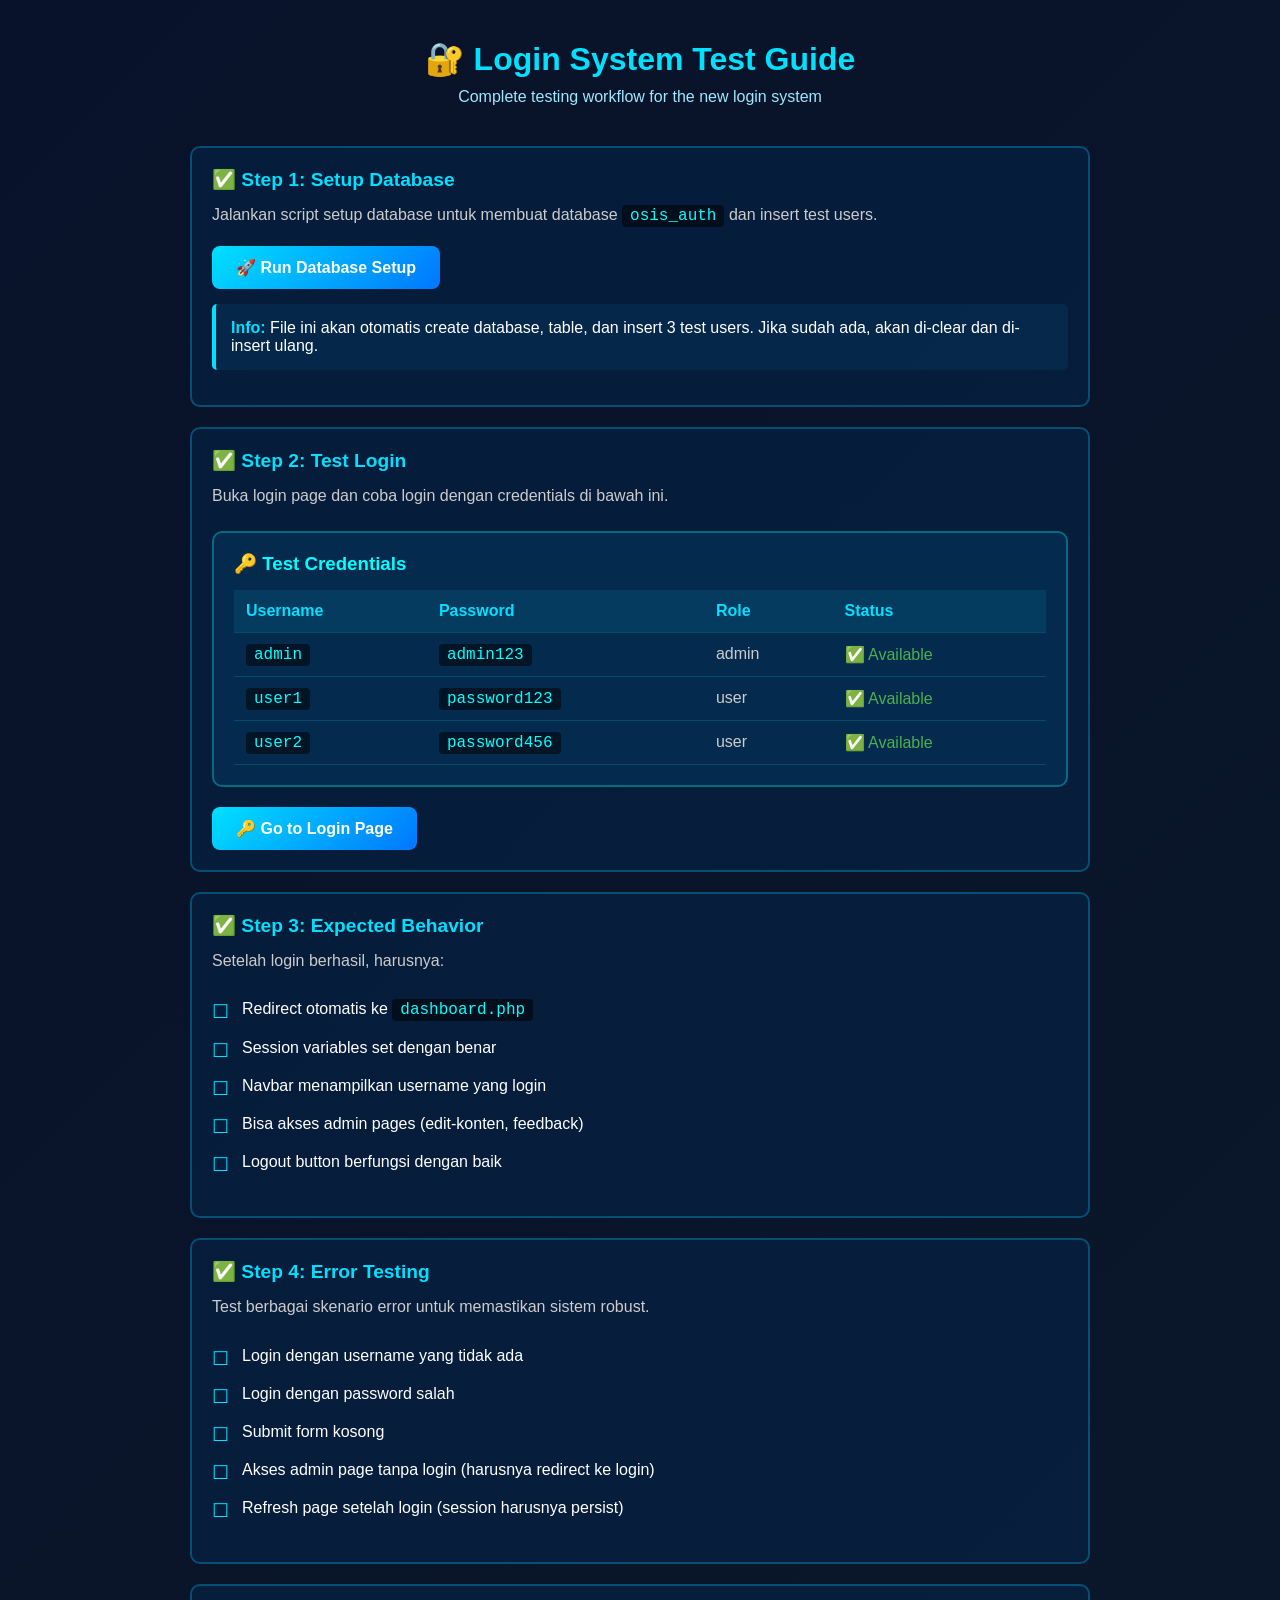
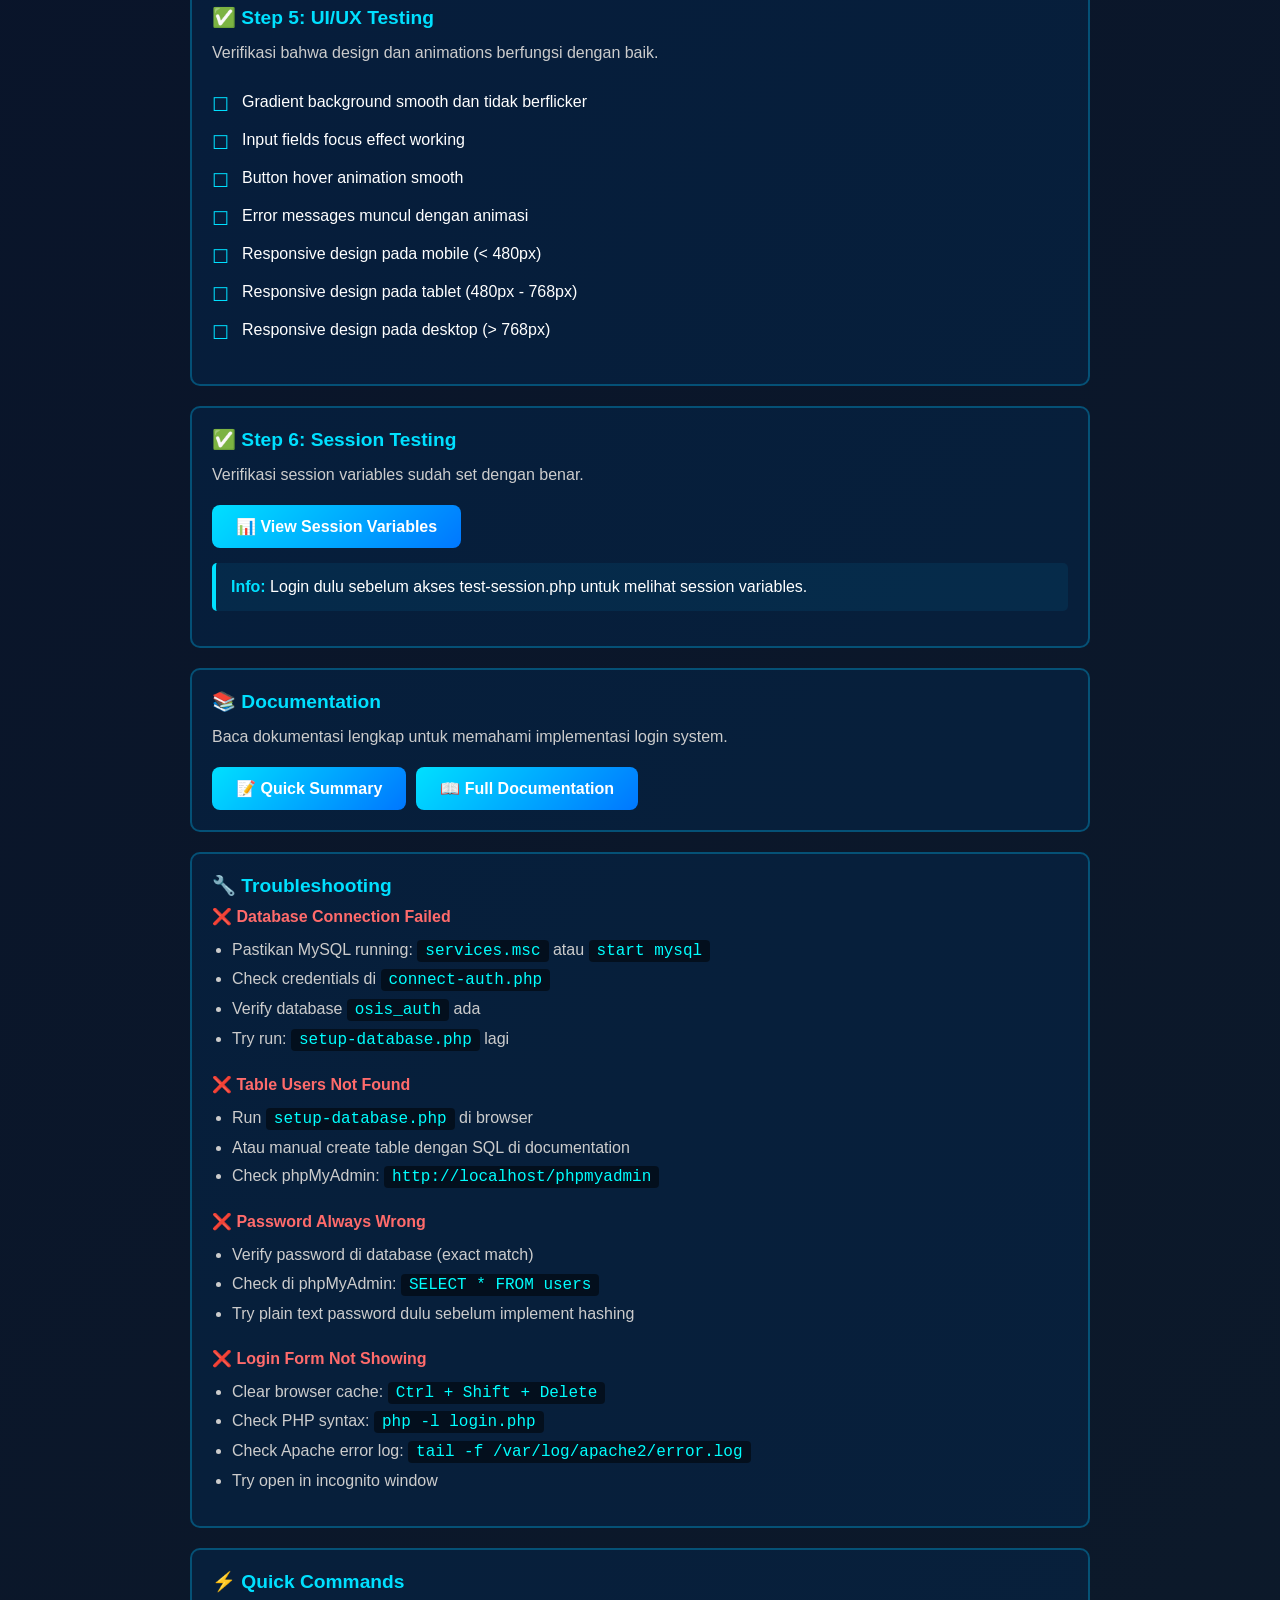
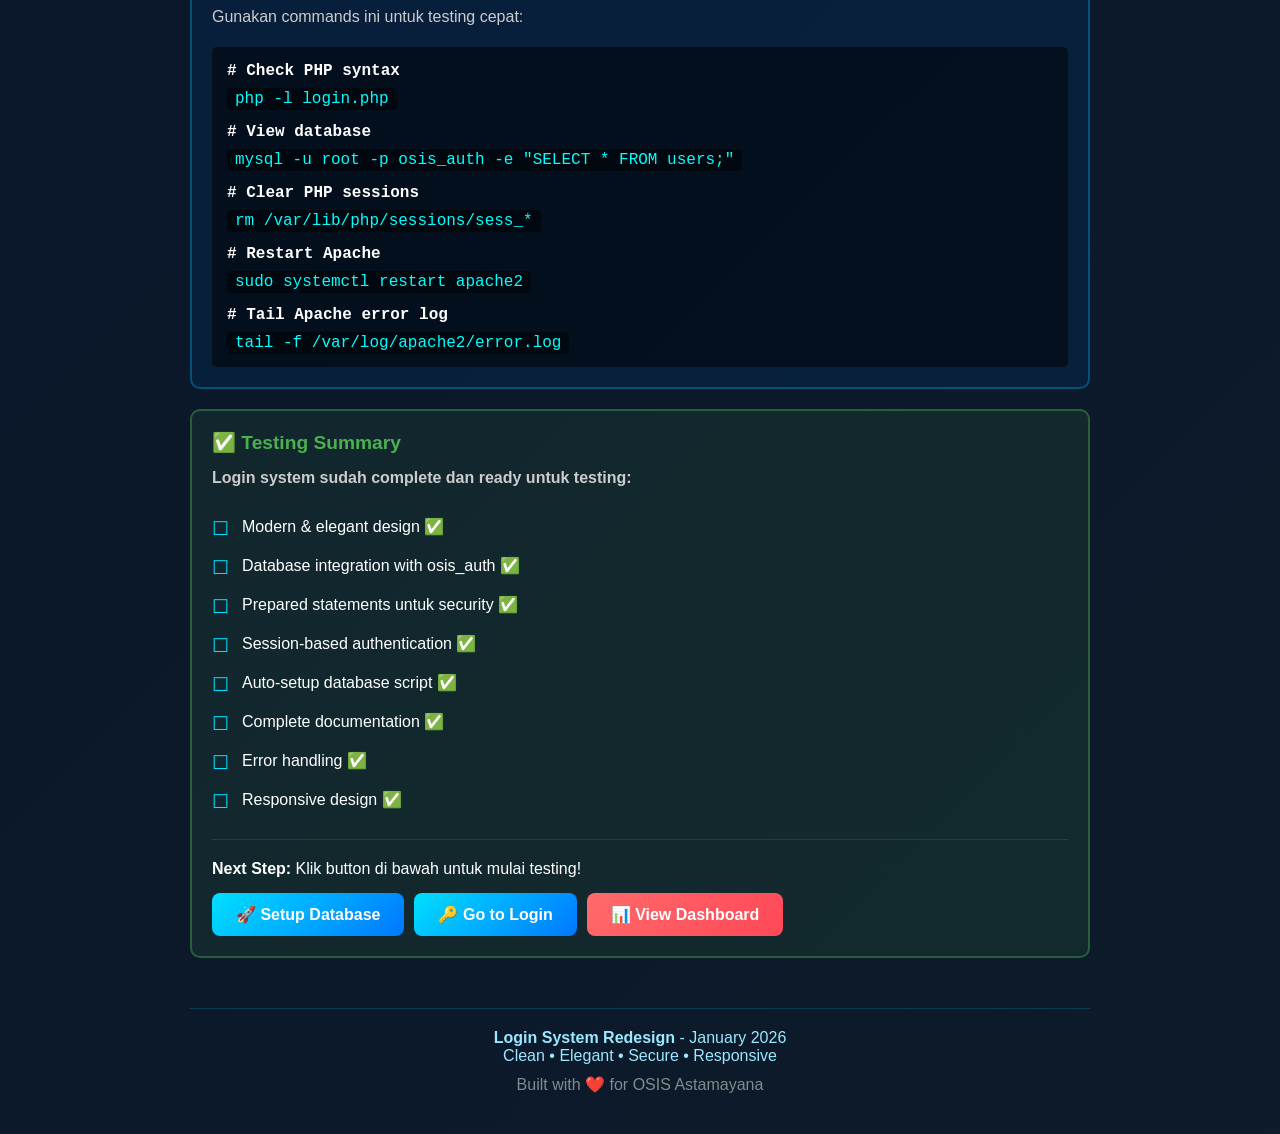
<file: LOGIN_TEST_GUIDE.html>
<!DOCTYPE html>
<html lang="id">
<head>
    <meta charset="UTF-8">
    <meta name="viewport" content="width=device-width, initial-scale=1.0">
    <title>Login System Test Guide</title>
    <style>
        * { margin: 0; padding: 0; box-sizing: border-box; }
        body { 
            font-family: 'Poppins', sans-serif; 
            background: linear-gradient(135deg, #08122a, #0d1b2a);
            color: white;
            padding: 40px 20px;
            min-height: 100vh;
        }
        .container {
            max-width: 900px;
            margin: 0 auto;
        }
        h1 { color: #00e0ff; margin-bottom: 10px; text-align: center; }
        .subtitle { text-align: center; color: #9be8ff; margin-bottom: 40px; }
        
        .step-box {
            background: rgba(0, 50, 100, 0.3);
            border: 2px solid rgba(0, 200, 255, 0.3);
            border-radius: 10px;
            padding: 20px;
            margin-bottom: 20px;
            transition: all 0.3s ease;
        }
        .step-box:hover {
            border-color: rgba(0, 200, 255, 0.6);
            box-shadow: 0 0 20px rgba(0, 200, 255, 0.2);
        }
        
        .step-title { 
            color: #00e0ff; 
            font-size: 1.2em;
            font-weight: 700;
            margin-bottom: 10px;
        }
        
        .step-content {
            color: #ccc;
            line-height: 1.8;
            margin-bottom: 10px;
        }
        
        code {
            background: rgba(0, 0, 0, 0.5);
            padding: 2px 8px;
            border-radius: 4px;
            color: #00ffff;
            font-family: 'Courier New', monospace;
        }
        
        .button-group {
            display: flex;
            gap: 10px;
            margin-top: 15px;
            flex-wrap: wrap;
        }
        
        .btn {
            padding: 12px 24px;
            background: linear-gradient(135deg, #00e0ff, #0077ff);
            color: white;
            border: none;
            border-radius: 8px;
            cursor: pointer;
            font-weight: 600;
            text-decoration: none;
            display: inline-block;
            transition: all 0.3s ease;
            text-align: center;
            font-family: inherit;
        }
        
        .btn:hover {
            transform: translateY(-2px);
            box-shadow: 0 10px 25px rgba(0, 200, 255, 0.3);
        }
        
        .btn-secondary {
            background: linear-gradient(135deg, #ff6b6b, #ff4757);
        }
        
        .credentials-box {
            background: rgba(0, 100, 150, 0.2);
            border: 2px solid rgba(0, 255, 255, 0.3);
            border-radius: 10px;
            padding: 20px;
            margin: 20px 0;
        }
        
        .credentials-box h3 {
            color: #00ffff;
            margin-bottom: 15px;
        }
        
        table {
            width: 100%;
            border-collapse: collapse;
        }
        
        th, td {
            padding: 12px;
            text-align: left;
            border-bottom: 1px solid rgba(0, 200, 255, 0.2);
            color: #ccc;
        }
        
        th {
            background: rgba(0, 200, 255, 0.1);
            color: #00e0ff;
            font-weight: 600;
        }
        
        .success { color: #4caf50; }
        .error { color: #ff6b6b; }
        .warning { color: #ffc107; }
        
        .status-indicator {
            display: inline-block;
            width: 12px;
            height: 12px;
            border-radius: 50%;
            margin-right: 8px;
        }
        
        .status-good { background: #4caf50; }
        .status-warn { background: #ffc107; }
        .status-bad { background: #ff6b6b; }
        
        .checklist {
            list-style: none;
            margin: 15px 0;
        }
        
        .checklist li {
            padding: 10px 0;
            padding-left: 30px;
            position: relative;
        }
        
        .checklist li:before {
            content: "☐";
            position: absolute;
            left: 0;
            color: #00e0ff;
            font-size: 1.2em;
        }
        
        .info-box {
            background: rgba(0, 150, 200, 0.1);
            border-left: 4px solid #00e0ff;
            padding: 15px;
            margin: 15px 0;
            border-radius: 5px;
        }
        
        .info-box strong {
            color: #00e0ff;
        }
        
        .footer {
            text-align: center;
            margin-top: 50px;
            padding-top: 20px;
            border-top: 1px solid rgba(0, 200, 255, 0.2);
            color: #9be8ff;
        }
    </style>
</head>
<body>
    <div class="container">
        <h1>🔐 Login System Test Guide</h1>
        <p class="subtitle">Complete testing workflow for the new login system</p>

        <!-- Step 1 -->
        <div class="step-box">
            <div class="step-title">✅ Step 1: Setup Database</div>
            <div class="step-content">
                Jalankan script setup database untuk membuat database <code>osis_auth</code> dan insert test users.
            </div>
            <div class="button-group">
                <a href="setup-database.php" class="btn" target="_blank">
                    🚀 Run Database Setup
                </a>
            </div>
            <div class="info-box">
                <strong>Info:</strong> File ini akan otomatis create database, table, dan insert 3 test users. Jika sudah ada, akan di-clear dan di-insert ulang.
            </div>
        </div>

        <!-- Step 2 -->
        <div class="step-box">
            <div class="step-title">✅ Step 2: Test Login</div>
            <div class="step-content">
                Buka login page dan coba login dengan credentials di bawah ini.
            </div>
            
            <div class="credentials-box">
                <h3>🔑 Test Credentials</h3>
                <table>
                    <thead>
                        <tr>
                            <th>Username</th>
                            <th>Password</th>
                            <th>Role</th>
                            <th>Status</th>
                        </tr>
                    </thead>
                    <tbody>
                        <tr>
                            <td><code>admin</code></td>
                            <td><code>admin123</code></td>
                            <td>admin</td>
                            <td><span class="success">✅ Available</span></td>
                        </tr>
                        <tr>
                            <td><code>user1</code></td>
                            <td><code>password123</code></td>
                            <td>user</td>
                            <td><span class="success">✅ Available</span></td>
                        </tr>
                        <tr>
                            <td><code>user2</code></td>
                            <td><code>password456</code></td>
                            <td>user</td>
                            <td><span class="success">✅ Available</span></td>
                        </tr>
                    </tbody>
                </table>
            </div>

            <div class="button-group">
                <a href="login.php" class="btn" target="_blank">
                    🔑 Go to Login Page
                </a>
            </div>
        </div>

        <!-- Step 3 -->
        <div class="step-box">
            <div class="step-title">✅ Step 3: Expected Behavior</div>
            <div class="step-content">
                Setelah login berhasil, harusnya:
            </div>
            <ul class="checklist">
                <li>Redirect otomatis ke <code>dashboard.php</code></li>
                <li>Session variables set dengan benar</li>
                <li>Navbar menampilkan username yang login</li>
                <li>Bisa akses admin pages (edit-konten, feedback)</li>
                <li>Logout button berfungsi dengan baik</li>
            </ul>
        </div>

        <!-- Step 4 -->
        <div class="step-box">
            <div class="step-title">✅ Step 4: Error Testing</div>
            <div class="step-content">
                Test berbagai skenario error untuk memastikan sistem robust.
            </div>
            <ul class="checklist">
                <li>Login dengan username yang tidak ada</li>
                <li>Login dengan password salah</li>
                <li>Submit form kosong</li>
                <li>Akses admin page tanpa login (harusnya redirect ke login)</li>
                <li>Refresh page setelah login (session harusnya persist)</li>
            </ul>
        </div>

        <!-- Step 5 -->
        <div class="step-box">
            <div class="step-title">✅ Step 5: UI/UX Testing</div>
            <div class="step-content">
                Verifikasi bahwa design dan animations berfungsi dengan baik.
            </div>
            <ul class="checklist">
                <li>Gradient background smooth dan tidak berflicker</li>
                <li>Input fields focus effect working</li>
                <li>Button hover animation smooth</li>
                <li>Error messages muncul dengan animasi</li>
                <li>Responsive design pada mobile (< 480px)</li>
                <li>Responsive design pada tablet (480px - 768px)</li>
                <li>Responsive design pada desktop (> 768px)</li>
            </ul>
        </div>

        <!-- Step 6 -->
        <div class="step-box">
            <div class="step-title">✅ Step 6: Session Testing</div>
            <div class="step-content">
                Verifikasi session variables sudah set dengan benar.
            </div>
            <div class="button-group">
                <a href="test-session.php" class="btn" target="_blank">
                    📊 View Session Variables
                </a>
            </div>
            <div class="info-box">
                <strong>Info:</strong> Login dulu sebelum akses test-session.php untuk melihat session variables.
            </div>
        </div>

        <!-- Documentation -->
        <div class="step-box">
            <div class="step-title">📚 Documentation</div>
            <div class="step-content">
                Baca dokumentasi lengkap untuk memahami implementasi login system.
            </div>
            <div class="button-group">
                <a href="LOGIN_REDESIGN_SUMMARY.md" class="btn" target="_blank">
                    📝 Quick Summary
                </a>
                <a href="LOGIN_DOCUMENTATION.md" class="btn" target="_blank">
                    📖 Full Documentation
                </a>
            </div>
        </div>

        <!-- Troubleshooting -->
        <div class="step-box">
            <div class="step-title">🔧 Troubleshooting</div>
            
            <div style="margin-bottom: 20px;">
                <h4 style="color: #ff6b6b; margin-bottom: 10px;">❌ Database Connection Failed</h4>
                <div class="step-content">
                    <ul style="margin-left: 20px;">
                        <li>Pastikan MySQL running: <code>services.msc</code> atau <code>start mysql</code></li>
                        <li>Check credentials di <code>connect-auth.php</code></li>
                        <li>Verify database <code>osis_auth</code> ada</li>
                        <li>Try run: <code>setup-database.php</code> lagi</li>
                    </ul>
                </div>
            </div>

            <div style="margin-bottom: 20px;">
                <h4 style="color: #ff6b6b; margin-bottom: 10px;">❌ Table Users Not Found</h4>
                <div class="step-content">
                    <ul style="margin-left: 20px;">
                        <li>Run <code>setup-database.php</code> di browser</li>
                        <li>Atau manual create table dengan SQL di documentation</li>
                        <li>Check phpMyAdmin: <code>http://localhost/phpmyadmin</code></li>
                    </ul>
                </div>
            </div>

            <div style="margin-bottom: 20px;">
                <h4 style="color: #ff6b6b; margin-bottom: 10px;">❌ Password Always Wrong</h4>
                <div class="step-content">
                    <ul style="margin-left: 20px;">
                        <li>Verify password di database (exact match)</li>
                        <li>Check di phpMyAdmin: <code>SELECT * FROM users</code></li>
                        <li>Try plain text password dulu sebelum implement hashing</li>
                    </ul>
                </div>
            </div>

            <div>
                <h4 style="color: #ff6b6b; margin-bottom: 10px;">❌ Login Form Not Showing</h4>
                <div class="step-content">
                    <ul style="margin-left: 20px;">
                        <li>Clear browser cache: <code>Ctrl + Shift + Delete</code></li>
                        <li>Check PHP syntax: <code>php -l login.php</code></li>
                        <li>Check Apache error log: <code>tail -f /var/log/apache2/error.log</code></li>
                        <li>Try open in incognito window</li>
                    </ul>
                </div>
            </div>
        </div>

        <!-- Quick Commands -->
        <div class="step-box">
            <div class="step-title">⚡ Quick Commands</div>
            <div class="step-content" style="margin-bottom: 15px;">
                Gunakan commands ini untuk testing cepat:
            </div>
            <div style="background: rgba(0,0,0,0.5); padding: 15px; border-radius: 5px; font-family: 'Courier New';">
                <p style="margin-bottom: 10px;"><strong># Check PHP syntax</strong></p>
                <code>php -l login.php</code>
                
                <p style="margin-top: 15px; margin-bottom: 10px;"><strong># View database</strong></p>
                <code>mysql -u root -p osis_auth -e "SELECT * FROM users;"</code>
                
                <p style="margin-top: 15px; margin-bottom: 10px;"><strong># Clear PHP sessions</strong></p>
                <code>rm /var/lib/php/sessions/sess_*</code>
                
                <p style="margin-top: 15px; margin-bottom: 10px;"><strong># Restart Apache</strong></p>
                <code>sudo systemctl restart apache2</code>
                
                <p style="margin-top: 15px; margin-bottom: 10px;"><strong># Tail Apache error log</strong></p>
                <code>tail -f /var/log/apache2/error.log</code>
            </div>
        </div>

        <!-- Summary -->
        <div class="step-box" style="background: rgba(76, 175, 80, 0.1); border-color: rgba(76, 175, 80, 0.4);">
            <div class="step-title" style="color: #4caf50;">✅ Testing Summary</div>
            <div class="step-content">
                <strong>Login system sudah complete dan ready untuk testing:</strong>
            </div>
            <ul class="checklist">
                <li>Modern & elegant design ✅</li>
                <li>Database integration with osis_auth ✅</li>
                <li>Prepared statements untuk security ✅</li>
                <li>Session-based authentication ✅</li>
                <li>Auto-setup database script ✅</li>
                <li>Complete documentation ✅</li>
                <li>Error handling ✅</li>
                <li>Responsive design ✅</li>
            </ul>
            <div style="margin-top: 20px; padding-top: 20px; border-top: 1px solid rgba(255,255,255,0.1);">
                <p><strong>Next Step:</strong> Klik button di bawah untuk mulai testing!</p>
                <div class="button-group" style="margin-top: 15px;">
                    <a href="setup-database.php" class="btn">🚀 Setup Database</a>
                    <a href="login.php" class="btn">🔑 Go to Login</a>
                    <a href="dashboard.php" class="btn btn-secondary">📊 View Dashboard</a>
                </div>
            </div>
        </div>

        <div class="footer">
            <p><strong>Login System Redesign</strong> - January 2026</p>
            <p>Clean • Elegant • Secure • Responsive</p>
            <p style="margin-top: 10px; color: #7f8c8d;">Built with ❤️ for OSIS Astamayana</p>
        </div>
    </div>
</body>
</html>
</file>
